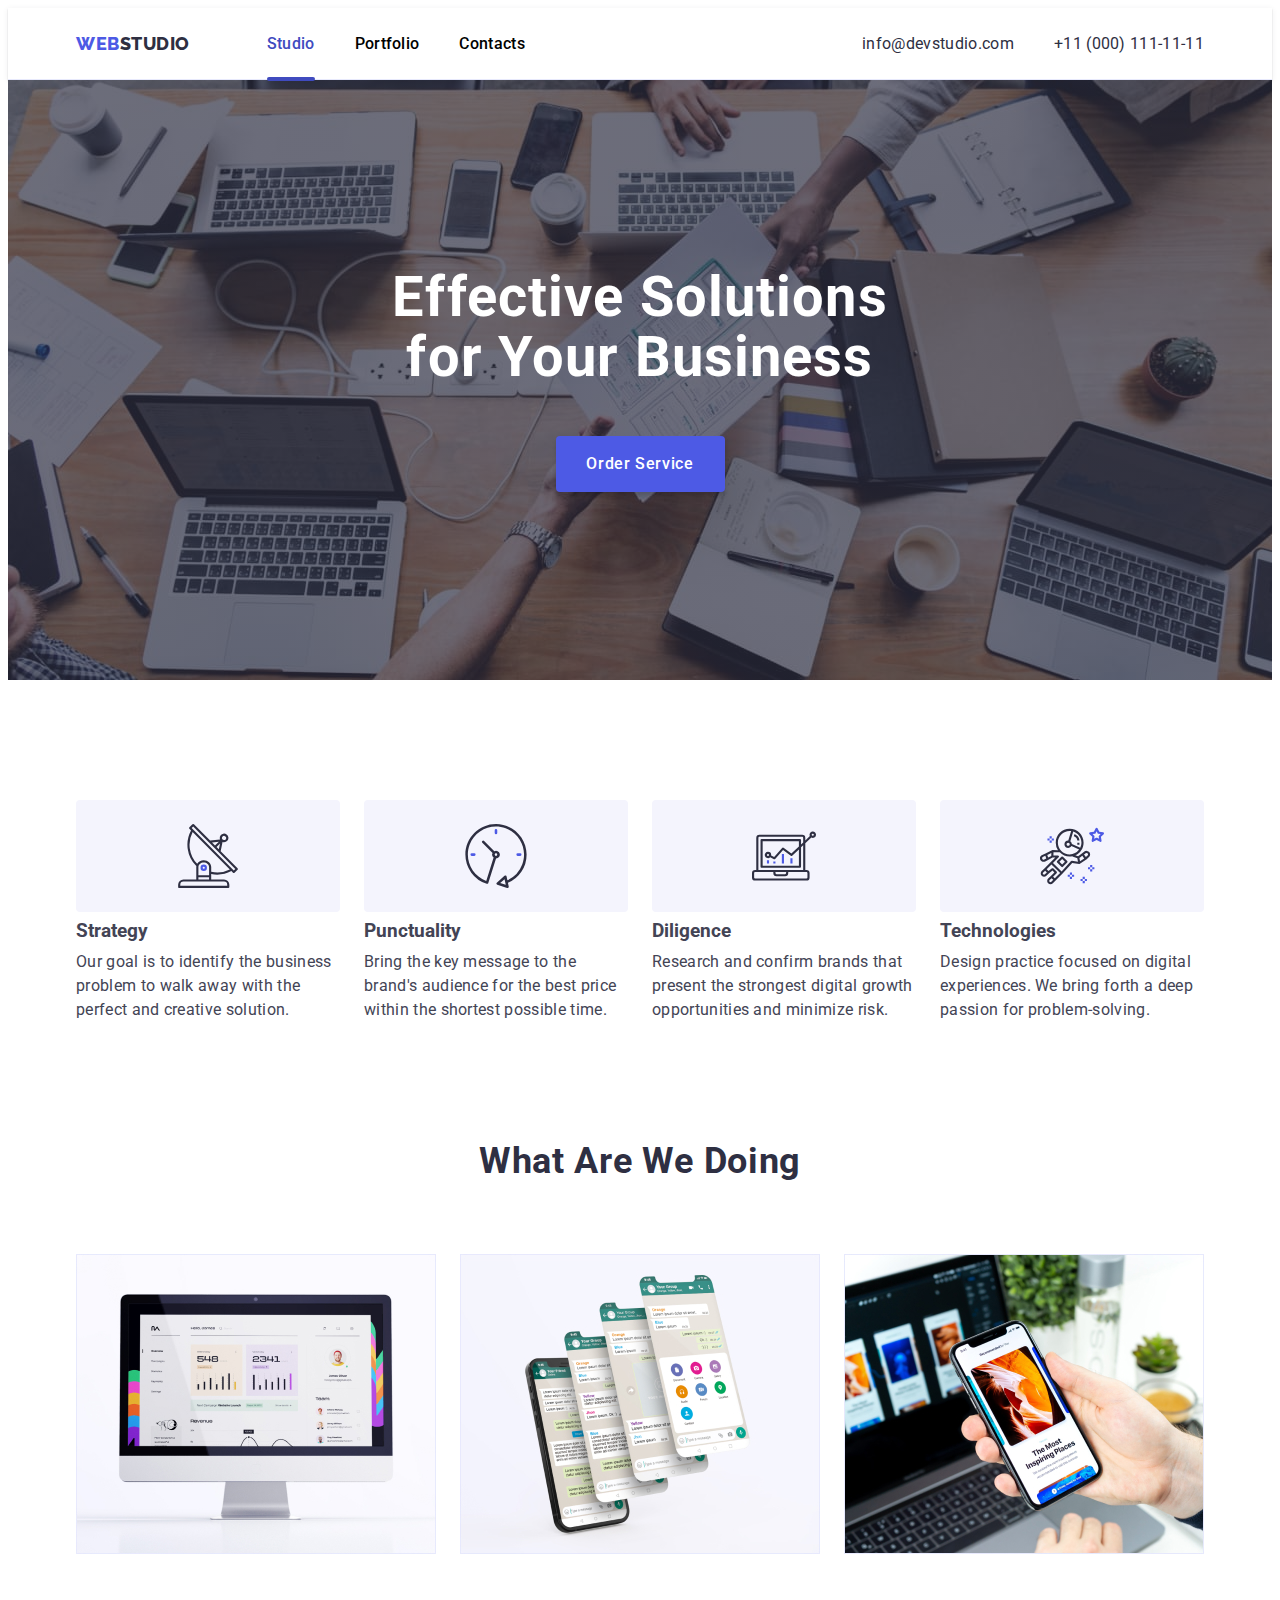
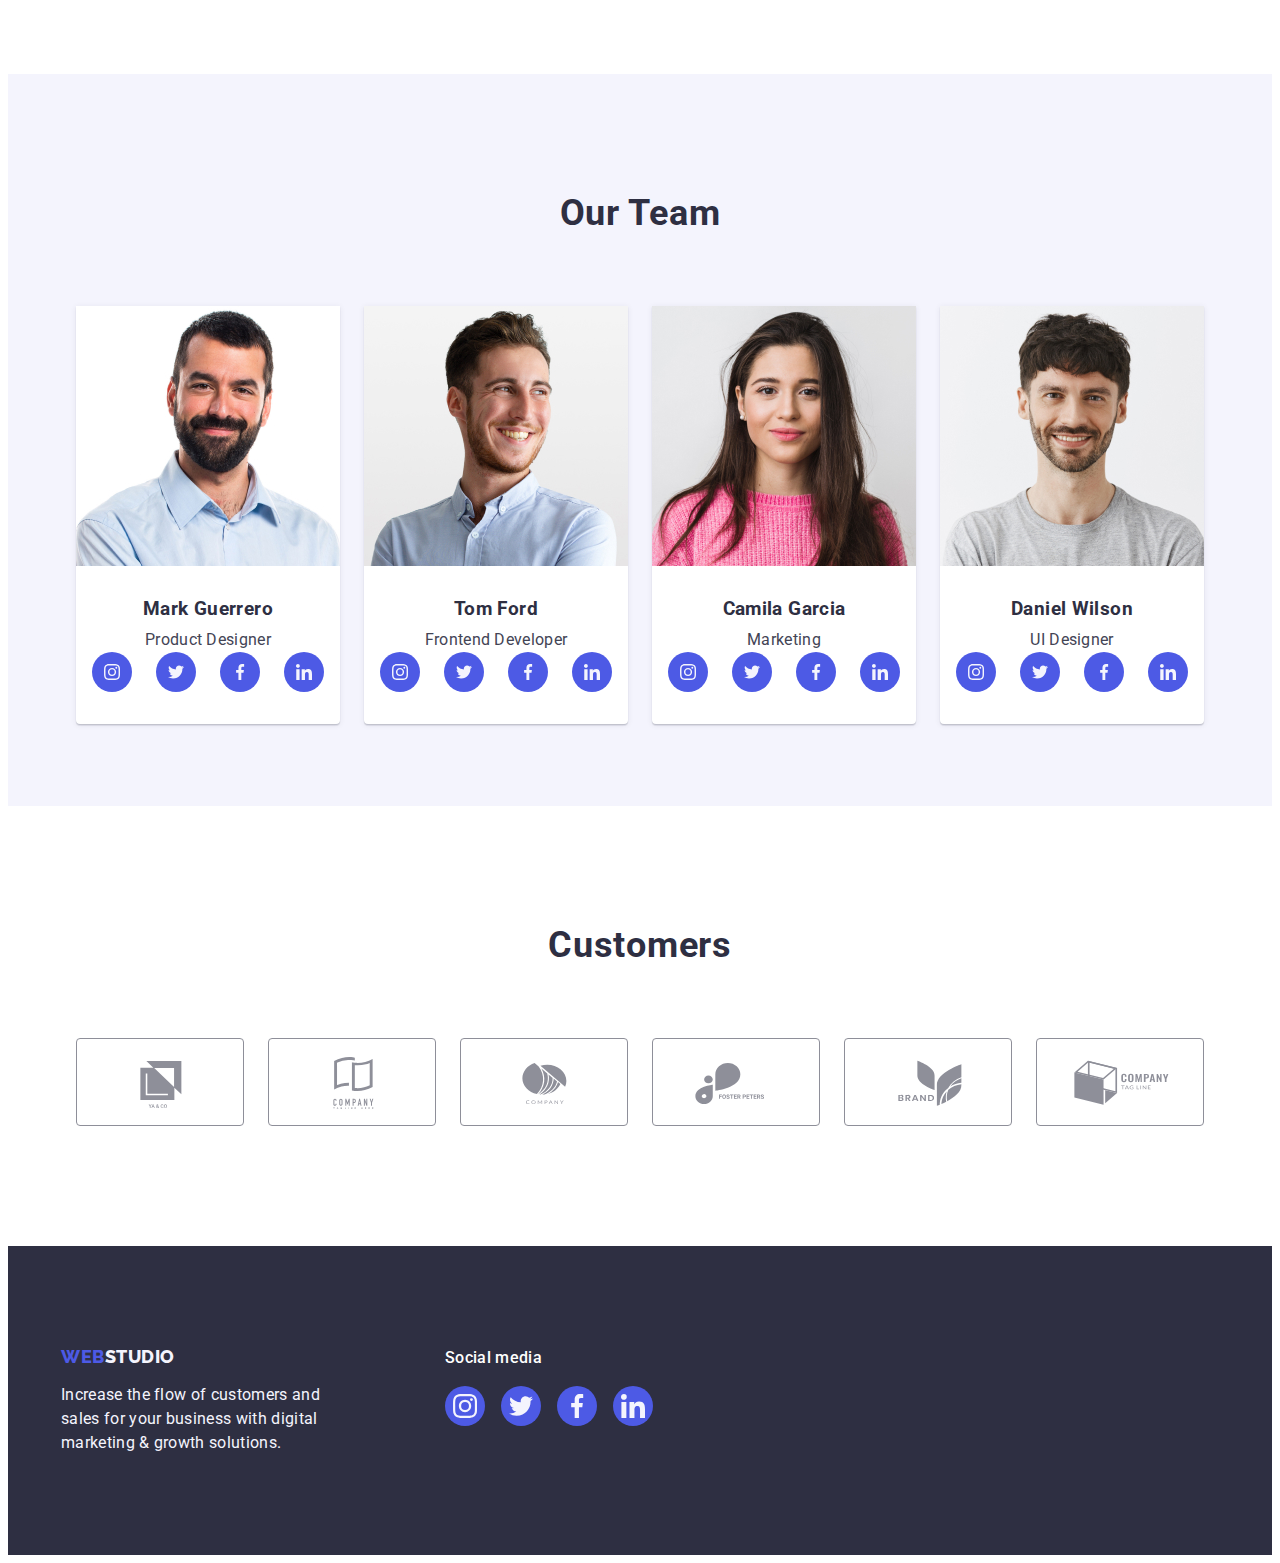
<file: index.html>
<!DOCTYPE html>
<html lang="en">

<head>
  <meta charset="UTF-8">
  <meta http-equiv="X-UA-Compatible" content="IE=edge">
  <meta name="viewport" content="width=device-width, initial-scale=1.0">
  <title>WebStudio</title>
  <link rel="preconnect" href="https://fonts.googleapis.com">
  <link rel="preconnect" href="https://fonts.gstatic.com" crossorigin>
  <link href="https://fonts.googleapis.com/css2?family=Raleway:wght@800&family=Roboto:wght@400;500;700;900&display=swap"
    rel="stylesheet">

  <link rel="stylesheet" href="https://cdnjs.cloudflare.com/ajax/libs/modern-normalize/2.0.0/modern-normalize.min.css"
    integrity="sha512-4xo8blKMVCiXpTaLzQSLSw3KFOVPWhm/TRtuPVc4WG6kUgjH6J03IBuG7JZPkcWMxJ5huwaBpOpnwYElP/m6wg=="
    crossorigin="anonymous" referrerpolicy="no-referrer" />
  <link href="https://unpkg.com/aos@2.3.1/dist/aos.css" rel="stylesheet">
  <link rel="stylesheet" href="./css/styles.css">
</head>

<body>
  <header class="header">
    <div class="container-header container">
      <nav class="header-nav">
        <a href="./index.html" class="header-logo">Web<span class="header-logo-studio">Studio</span></a>


        <ul class="menu list">
          <li class="menu-studio"><a class="adress-link adress-link-active link" href="./index.html">Studio</a></li>
          <li class="menu-studio"><a class="adress-link link" href="./portfolio.html">Portfolio</a></li>
          <li class="menu-studio"><a class="adress-link link" href="">Contacts</a></li>
        </ul>
      </nav>

      <!-- contacts-->
      <address class="address mail-tel">
        <ul class="cart list">
          <li class="mail-tel">
            <a class="link mail" href="mailto:info@devstudio.com">info@devstudio.com</a>
          </li>
          <li class="mail-tel">
            <a class="link mail" href="tel:+110001111111">+11 (000) 111-11-11</a>
          </li>
        </ul>
      </address>
    </div>
  </header>

  <!-- section 1 -->
  <main>
    <section class="heroimage">
      <div class="centr container">
        <h1 class="caption"> Effective Solutions <br> for Your Business</h1>
        <button class="button" type="button" data-modal-open>Order Service</button>
      </div>
    </section>

    <!-- section 2 -->

    <section class="sectionblok">
      <div class="container">
        <h2 class="heading" hidden>Privilage</h2>
        <ul class="blok list">
          <li class="feature">
            <div class="featuretwo">
              <svg class="featureicon" width="64" height="64">
                <use href="./images/icons.svg#icon-antenna"></use>
              </svg>
            </div>
            <h3 class="featuretitle">Strategy</h3>
            <p class="item">
              Our goal is to identify the business problem to walk away with the
              perfect and creative solution.
            </p>
          </li>
          <li class="feature">
            <div class="featuretwo">
              <svg class="featureicon" width="64" height="64">
                <use href="./images/icons.svg#icon-clock"></use>
              </svg>
            </div>
            <h3 class="featuretitle">Punctuality</h3>
            <p class="item">
              Bring the key message to the brand's audience for the best price
              within the shortest possible time.
            </p>
          </li>
          <li class="feature">
            <div class="featuretwo">
              <svg class="featureicon" width="64" height="64">
                <use href="./images/icons.svg#icon-diagram"></use>
              </svg>
            </div>
            <h3 class="featuretitle">Diligence</h3>
            <p class="item">
              Research and confirm brands that present the strongest digital
              growth opportunities and minimize risk.
            </p>
          </li>
          <li class="feature">
            <div class="featuretwo">
              <svg class="featureicon" width="64" height="64">
                <use href="./images/icons.svg#icon-astronaut"></use>
              </svg>
            </div>
            <h3 class="featuretitle">Technologies</h3>
            <p class="item">
              Design practice focused on digital experiences. We bring forth a
              deep passion for problem-solving.
            </p>
          </li>
        </ul>
      </div>
    </section>

    <!-- section 3 -->
    <section class="sectionservice">
      <div class="container">
        <h2 class="headlinesection">What are we doing</h2>
        <ul class="service list">
          <li class="items-row-item">
            <img class="icon" src="./images/img.jpg" alt="komputer" width="360" height="300">
          </li>
          <li class="items-row-item">
            <img class="icon" src="./images/img1.jpg" alt="mesengts" width="360" height="300">
          </li>
          <li class="items-row-item">
            <img class="icon" src="./images/img2.jpg" alt="optimization" width="360" height="300">
          </li>
        </ul>
      </div>
    </section>
    <!-- section 4 -->

    <section class="sectionfour">
      <div class="container">
        <h2 class="headlinesections">Our Team</h2>
        <ul class="four list">
          <li class="picture"><img src="./images/photo.jpg" alt="team card" width="264">
            <div class="aside">
              <h3 class="title">Mark Guerrero</h3>
              <p class="itemourteam">Product Designer</p>
              <ul class="fourlist-list">
                <li class="fourlist-item">
                  <a href="" class="fourlist-link link" target="_blank" rel="noopener no-referrer">
                    <svg width="16" height="16" class="fourlist-icon">
                      <use href="./images/icons.svg#icon-instagram"></use>
                    </svg>
                  </a>
                </li>

                <li class="fourlist-item">
                  <a href="" class="fourlist-link link" target="_blank" rel="noopener no-referrer">
                    <svg width="16" height="16" class="fourlist-icon">
                      <use href="./images/icons.svg#icon-twitter"></use>
                    </svg>
                  </a>
                </li>

                <li class="fourlist-item">
                  <a href="" class="fourlist-link link" target="_blank" rel="noopener no-referrer">
                    <svg width="16" height="16" class="fourlist-icon">
                      <use href="./images/icons.svg#icon-facebook"></use>
                    </svg>
                  </a>
                </li>

                <li class="fourlist-item">
                  <a href="" class="fourlist-link link" target="_blank" rel="noopener no-referrer">
                    <svg width="16" height="16" class="fourlist-icon">
                      <use href="./images/icons.svg#icon-linkedin"></use>
                    </svg>
                  </a>
                </li>

              </ul>
            </div>
          </li>
          <li class="picture"><img src="./images/photo1.jpg" alt="team card" width="264">
            <div class="aside">
              <h3 class="title">Tom Ford</h3>
              <p class="itemourteam">Frontend Developer</p>
              <ul class="fourlist-list">
                <li class="fourlist-item">
                  <a href="" class="fourlist-link link" target="_blank" rel="noopener no-referrer">
                    <svg width="16" height="16" class="fourlist-icon">
                      <use href="./images/icons.svg#icon-instagram"></use>
                    </svg>
                  </a>
                </li>

                <li class="fourlist-item">
                  <a href="" class="fourlist-link link" target="_blank" rel="noopener no-referrer">
                    <svg width="16" height="16" class="fourlist-icon">
                      <use href="./images/icons.svg#icon-twitter"></use>
                    </svg>
                  </a>
                </li>

                <li class="fourlist-item">
                  <a href="" class="fourlist-link link" target="_blank" rel="noopener no-referrer">
                    <svg width="16" height="16" class="fourlist-icon">
                      <use href="./images/icons.svg#icon-facebook"></use>
                    </svg>
                  </a>
                </li>

                <li class="fourlist-item">
                  <a href="" class="fourlist-link link" target="_blank" rel="noopener no-referrer">
                    <svg width="16" height="16" class="fourlist-icon">
                      <use href="./images/icons.svg#icon-linkedin"></use>
                    </svg>
                  </a>
                </li>
              </ul>
            </div>
          </li>
          <li class="picture"><img src="./images/photo2.jpg" alt="team card" width="264">
            <div class="aside">
              <h3 class="title">Camila Garcia</h3>
              <p class="itemourteam">Marketing</p>
              <ul class="fourlist-list">
                <li class="fourlist-item">
                  <a href="" class="fourlist-link link" target="_blank" rel="noopener no-referrer">
                    <svg width="16" height="16" class="fourlist-icon">
                      <use href="./images/icons.svg#icon-instagram"></use>
                    </svg>
                  </a>
                </li>

                <li class="fourlist-item">
                  <a href="" class="fourlist-link link" target="_blank" rel="noopener no-referrer">
                    <svg width="16" height="16" class="fourlist-icon">
                      <use href="./images/icons.svg#icon-twitter"></use>
                    </svg>
                  </a>
                </li>

                <li class="fourlist-item">
                  <a href="" class="fourlist-link link" target="_blank" rel="noopener no-referrer">
                    <svg width="16" height="16" class="fourlist-icon">
                      <use href="./images/icons.svg#icon-facebook"></use>
                    </svg>
                  </a>
                </li>

                <li class="fourlist-item">
                  <a href="" class="fourlist-link link" target="_blank" rel="noopener no-referrer">
                    <svg width="16" height="16" class="fourlist-icon">
                      <use href="./images/icons.svg#icon-linkedin"></use>
                    </svg>
                  </a>
                </li>
              </ul>
            </div>
          </li>
          <li class="picture"><img src="./images/photo3.jpg" alt="team card" width="264">
            <div class="aside">
              <h3 class="title">Daniel Wilson</h3>
              <p class="itemourteam">UI Designer</p>
              <ul class="fourlist-list">
                <li class="fourlist-item">
                  <a href="" class="fourlist-link link" target="_blank" rel="noopener no-referrer">
                    <svg width="16" height="16" class="fourlist-icon">
                      <use href="./images/icons.svg#icon-instagram"></use>
                    </svg>
                  </a>
                </li>

                <li class="fourlist-item">
                  <a href="" class="fourlist-link link" target="_blank" rel="noopener no-referrer">
                    <svg width="16" height="16" class="fourlist-icon">
                      <use href="./images/icons.svg#icon-twitter"></use>
                    </svg>
                  </a>
                </li>

                <li class="fourlist-item">
                  <a href="" class="fourlist-link link" target="_blank" rel="noopener no-referrer">
                    <svg width="16" height="16" class="fourlist-icon">
                      <use href="./images/icons.svg#icon-facebook"></use>
                    </svg>
                  </a>
                </li>

                <li class="fourlist-item">
                  <a href="" class="fourlist-link link" target="_blank" rel="noopener no-referrer">
                    <svg width="16" height="16" class="fourlist-icon">
                      <use href="./images/icons.svg#icon-linkedin"></use>
                    </svg>
                  </a>
                </li>
              </ul>
            </div>
          </li>
        </ul>
      </div>
    </section>
    <!-- section 5 -->
    <section class="customers">
      <div class="container">
        <h2 class="client">Customers</h2>
        <ul class="sectionfive">
          <li class="fivelist-item">
            <a href="" class="fivelist-link">
              <svg width="104" height="56" class="fivelist-icon">
                <use href="./images/icons.svg#icon-Logo"></use>
              </svg>
            </a>
          </li>

          <li class="fivelist-item">
            <a href="" class="fivelist-link">
              <svg width="104" height="56" class="fivelist-icon">
                <use href="./images/icons.svg#icon-Logo-1"></use>
              </svg>
            </a>
          </li>

          <li class="fivelist-item">
            <a href="" class="fivelist-link">
              <svg width="104" height="56" class="fivelist-icon">
                <use href="./images/icons.svg#icon-Logo-2"></use>
              </svg>
            </a>
          </li>

          <li class="fivelist-item">
            <a href="" class="fivelist-link">
              <svg width="104" height="56" class="fivelist-icon">
                <use href="./images/icons.svg#icon-Logo-3"></use>
              </svg>
            </a>
          </li>

          <li class="fivelist-item">
            <a href="" class="fivelist-link">
              <svg width="104" height="56" class="fivelist-icon">
                <use href="./images/icons.svg#icon-Logo-4"></use>
              </svg>
            </a>
          </li>
          <li class="fivelist-item">
            <a href="" class="fivelist-link">
              <svg width="104" height="56" class="fivelist-icon">
                <use href="./images/icons.svg#icon-Logo-5"></use>
              </svg>
            </a>
          </li>

        </ul>

      </div>

    </section>

  </main>
  <!-- footer -->
  <footer class="box">
    <div class="footerbox">
      <div class="boxfooter">
        <a class="box-link" href="./index.html">Web<span class="box-logo-studio">Studio</span></a>
        <p class="boxdesc">Increase the flow of customers and sales for your business with digital marketing &
          growth
          solutions.</p>
      </div>
      <div class="footerboxlogo">
        <p class="footerboxdesc">Social media</p>
        <ul class="footerlist">
          <li class="footerrow">
            <a class="footerlink link" href="" target="_blank" rel="noopener no-referrer"><svg class="footersvg"
                width="24" height="24">
                <use href="./images/icons.svg#icon-instagram"></use>
              </svg>
            </a>
          </li>
          <li class="footerrow">
            <a class="footerlink link" href="" target="_blank" rel="noopener no-referrer"><svg class="footersvg"
                width="24" height="24">
                <use href="./images/icons.svg#icon-twitter"></use>
              </svg>
            </a>
          </li>
          <li class="footerrow">
            <a class="footerlink link" href="" target="_blank" rel="noopener no-referrer"><svg class="footersvg"
                width="24" height="24">
                <use href="./images/icons.svg#icon-facebook"></use>
              </svg>
            </a>
          </li>
          <li class="footerrow">
            <a class="footerlink link" href="" target="_blank" rel="noopener no-referrer"><svg class="footersvg"
                width="24" height="24">
                <use href="./images/icons.svg#icon-linkedin"></use>
              </svg>
            </a>
          </li>

        </ul>
      </div>
    </div>
  </footer>
  <div class="backdrop is-hidden" data-modal>
    <div class="modal">
      <button type="button" class="modal-close" data-modal-close><svg class="crosssvg" width="8" height="8">
          <use href="./images/icons.svg#icon-close-black-18dp-2-1-1-1"></use>
        </svg></button>
    </div>
  </div>
  
  <script src="https://unpkg.com/aos@2.3.1/dist/aos.js"></script>
  <script>
    AOS.init();
  </script>
  <script src="./js/modal.js"></script>
</body>

</html>
</file>
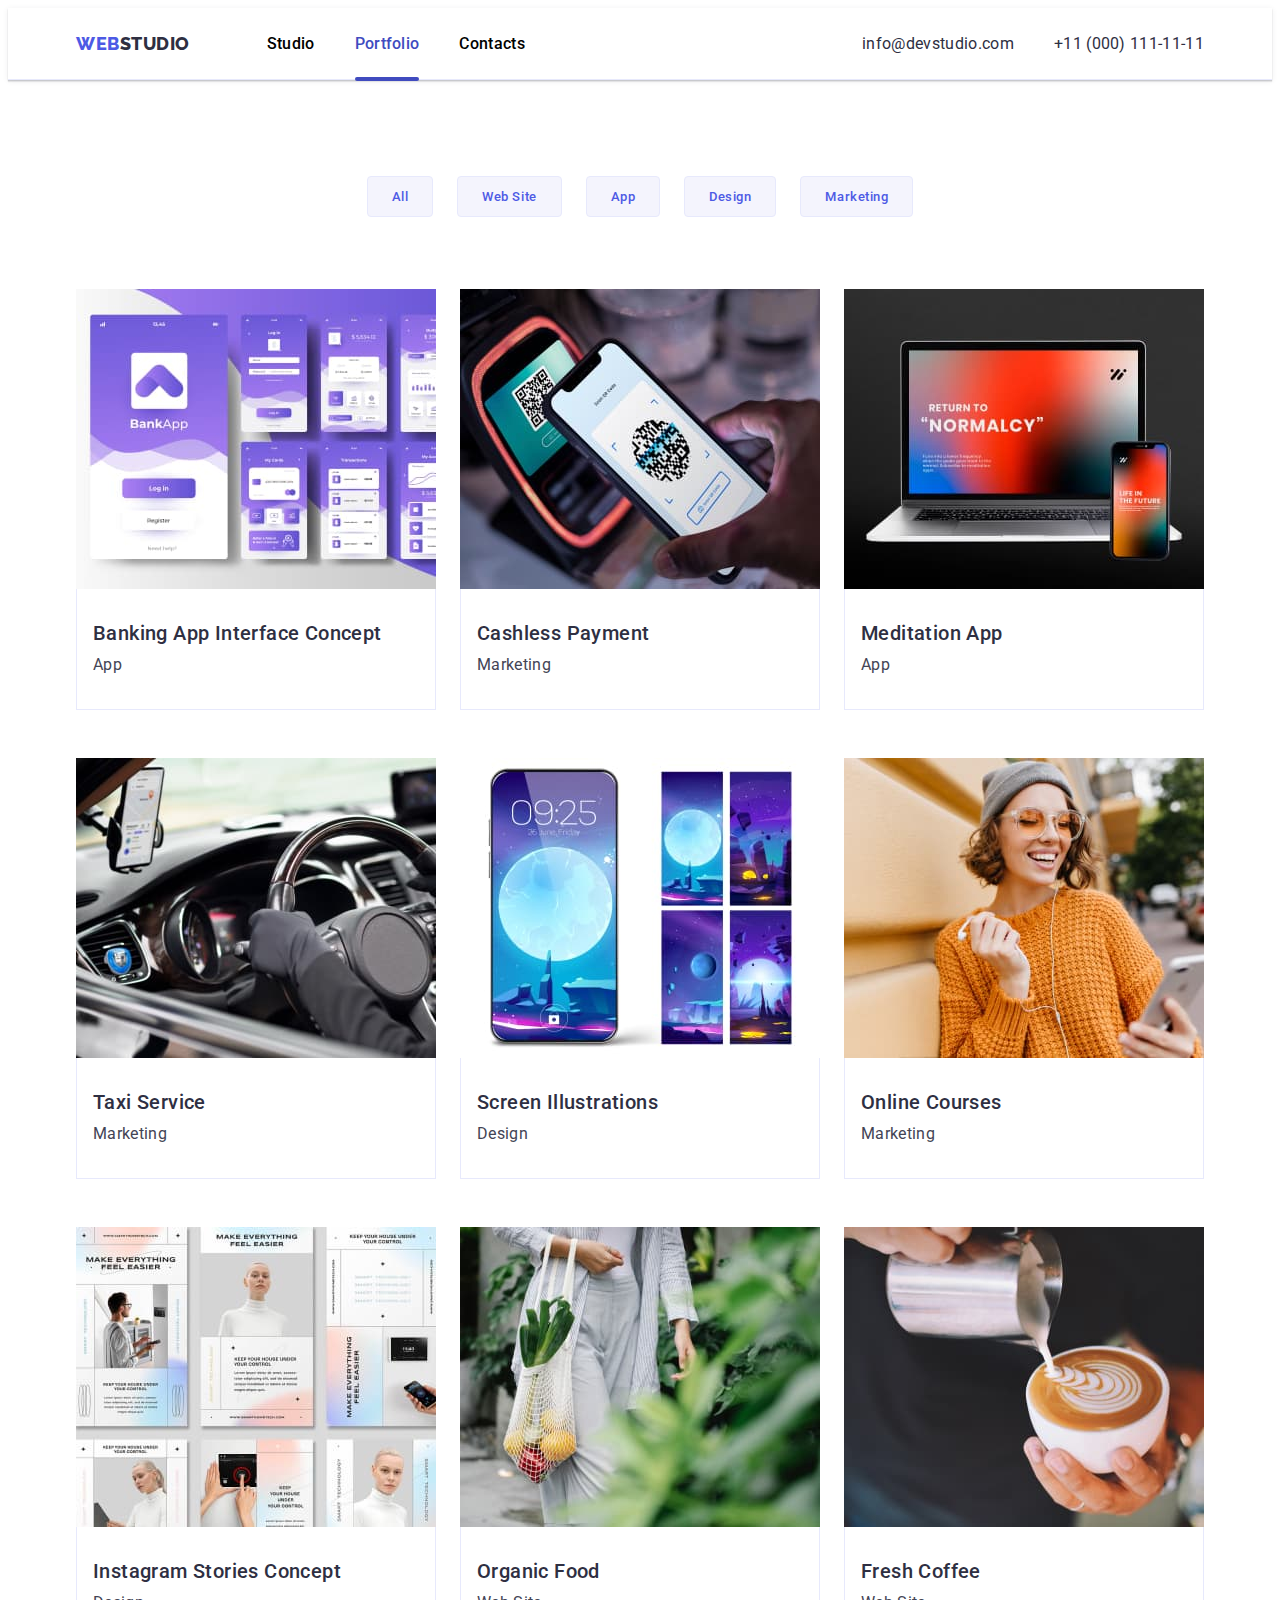
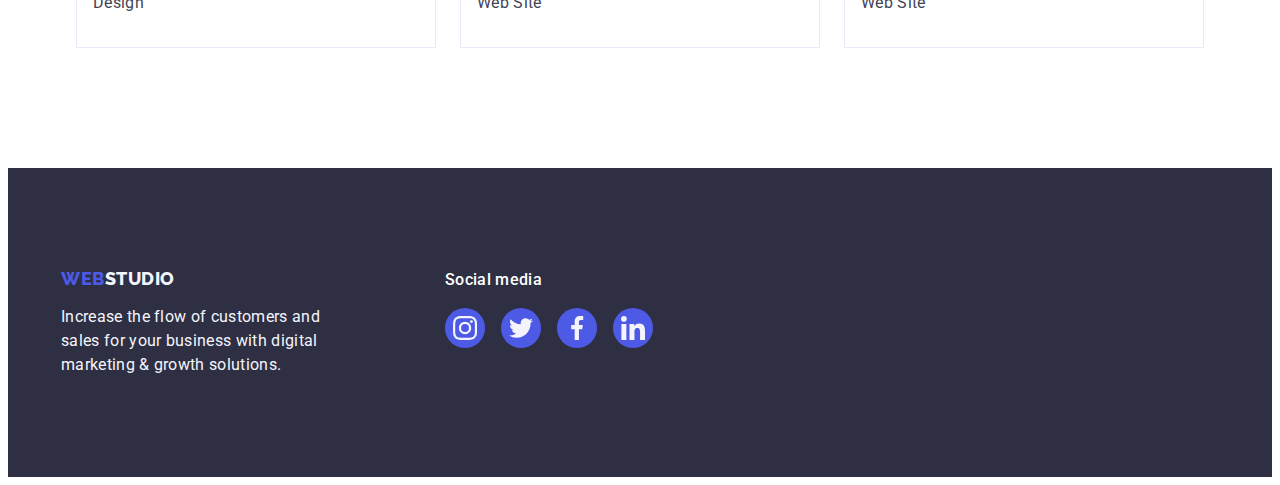
<file: portfolio.html>
<!DOCTYPE html>
<html lang="en">

<head>
    <meta charset="UTF-8">
    <meta http-equiv="X-UA-Compatible" content="IE=edge">
    <meta name="viewport" content="width=device-width, initial-scale=1.0">
    <title>Portfolio</title>
    <link rel="preconnect" href="https://fonts.googleapis.com">
    <link rel="preconnect" href="https://fonts.gstatic.com" crossorigin>
    <link rel="preconnect" href="https://fonts.googleapis.com">
    <link rel="preconnect" href="https://fonts.gstatic.com" crossorigin>
    <link
        href="https://fonts.googleapis.com/css2?family=Raleway:wght@800&family=Roboto:wght@400;500;700;900&display=swap"
        rel="stylesheet">

    <link rel="stylesheet" href="https://cdnjs.cloudflare.com/ajax/libs/modern-normalize/2.0.0/modern-normalize.min.css"
        integrity="sha512-4xo8blKMVCiXpTaLzQSLSw3KFOVPWhm/TRtuPVc4WG6kUgjH6J03IBuG7JZPkcWMxJ5huwaBpOpnwYElP/m6wg=="
        crossorigin="anonymous" referrerpolicy="no-referrer" />
    <link href="https://unpkg.com/aos@2.3.1/dist/aos.css" rel="stylesheet">
    <link rel="stylesheet" href="./css/styles.css">
</head>

<body>

    
        <header class="header">
            <div class="container-header container">
                <nav class="header-nav">
                    <a href="./index.html" class="header-logo">Web<span class="header-logo-studio">Studio</span></a>


                    <ul class="menu list">
                        <li class="menu-studio"><a class="adress-link link" href="./index.html">Studio</a></li>
                        <li class="menu-studio"><a class="adress-link adress-link-active link" href="./portfolio.html">Portfolio</a></li>
                        <li class="menu-studio"><a class="adress-link link" href="">Contacts</a></li>
                    </ul>
                </nav>

                <!-- contacts-->
                <address class="address mail-tel">
                    <ul class="cart list">
                        <li class="mail-tel">
                            <a class="link mail" href="mailto:info@devstudio.com">info@devstudio.com</a>
                        </li>
                        <li class="mail-tel">
                            <a class="link mail" href="tel:+110001111111">+11 (000) 111-11-11</a>
                        </li>
                    </ul>
                </address>
            </div>
        </header>

        <!-- btn -->

        <main>
            <section class="sectionbtn">
                <div class="container">
                    <h1 class="heading" hidden>heidden text</h1>
                    <ul class="list filters">
                        <li><button type="button" class="filters-btn"><span class="filters-btn-text"></span>All</button>
                        </li>
                        <li><button type="button" class="filters-btn"><span class="filters-btn-text"></span>Web
                                Site</button></li>
                        <li><button type="button" class="filters-btn"><span class="filters-btn-text">App</span></button>
                        </li>
                        <li><button type="button" class="filters-btn"><span
                                    class="filters-btn-text">Design</span></button>
                        </li>
                        <li><button type="button" class="filters-btn"><span
                                    class="filters-btn-text">Marketing</span></button>
                        </li>

                    </ul>

                    <!-- row1 -->

                    <ul class="items-row list">
                        <li class="items-row-item">
                            <a class="items-row-link" href="">
                                <div class="imagesrow"><img src="./images/row1/img1.jpg" alt="Interface Concept"
                                        width="360">
                                    <p class="row-lead-text">14 Stylish and User-Friendly App Design Concepts · Task
                                        Manager
                                        App · Calorie Tracker App · Exotic Fruit Ecommerce App ·
                                        Cloud Storage App</p>
                                </div>
                                <div class="containerrow">
                                    <h2 class="items-row-caption">Banking App Interface Concept</h2>
                                    <p class="items-row-lead">App</p>
                                </div>
                            </a>
                        </li>
                        <li class="items-row-item">
                            <a class="items-row-link" href="">
                                <div class="imagesrow">
                                    <img src="./images/row1/img2.jpg" alt="Cashless Payment" width="360">
                                    <p class="row-lead-text">14 Stylish and User-Friendly App Design Concepts · Task
                                        Manager
                                        App · Calorie Tracker App · Exotic Fruit Ecommerce App ·
                                        Cloud Storage App</p>
                                </div>
                                <div class="containerrow">
                                    <h2 class="items-row-caption">Cashless Payment</h2>
                                    <p class="items-row-lead">Marketing</p>
                                </div>
                            </a>
                        </li>
                        <li class="items-row-item">
                            <a class="items-row-link" href="">
                                <div class="imagesrow">
                                    <img src="./images/row1/img3.jpg" alt="Meditation App" width="360">
                                    <p class="row-lead-text">14 Stylish and User-Friendly App Design Concepts · Task
                                        Manager
                                        App · Calorie Tracker App · Exotic Fruit Ecommerce App ·
                                        Cloud Storage App</p>
                                </div>
                                <div class="containerrow">
                                    <h2 class="items-row-caption">Meditation App</h2>
                                    <p class="items-row-lead">App</p>
                                </div>
                            </a>
                        </li>
                        <li class="items-row-item">
                            <a class="items-row-link" href="">
                                <div class="imagesrow">
                                    <img src="./images/row2/img4.jpg" alt="Taxi Service" width="360">
                                    <p class="row-lead-text">14 Stylish and User-Friendly App Design Concepts · Task
                                        Manager
                                        App · Calorie Tracker App · Exotic Fruit Ecommerce App ·
                                        Cloud Storage App</p>
                                </div>
                                <div class="containerrow">
                                    <h2 class="items-row-caption">Taxi Service</h2>
                                    <p class="items-row-lead">Marketing</p>
                                </div>
                            </a>
                        </li>
                        <li class="items-row-item">
                            <a class="items-row-link" href="">
                                <div class="imagesrow">
                                    <img src="./images/row2/img5.jpg" alt="Screen Illustrations" width="360">
                                    <p class="row-lead-text">14 Stylish and User-Friendly App Design Concepts · Task
                                        Manager
                                        App · Calorie Tracker App · Exotic Fruit Ecommerce App ·
                                        Cloud Storage App</p>
                                </div>
                                <div class="containerrow">
                                    <h2 class="items-row-caption">Screen Illustrations</h2>
                                    <p class="items-row-lead">Design</p>
                                </div>
                            </a>
                        </li>
                        <li class="items-row-item">
                            <a class="items-row-link" href="">
                                <div class="imagesrow">
                                    <img src="./images/row2/img6.jpg" alt="Online Courses" width="360">
                                    <p class="row-lead-text">14 Stylish and User-Friendly App Design Concepts · Task
                                        Manager
                                        App · Calorie Tracker App · Exotic Fruit Ecommerce App ·
                                        Cloud Storage App</p>
                                </div>
                                <div class="containerrow">
                                    <h2 class="items-row-caption">Online Courses</h2>
                                    <p class="items-row-lead">Marketing</p>
                                </div>
                            </a>
                        </li>
                        <li class="items-row-item">
                            <a class="items-row-link" href="">
                                <div class="imagesrow">
                                    <img src="./images/row3/img7.jpg" alt="Concept" width="360">
                                    <p class="row-lead-text">14 Stylish and User-Friendly App Design Concepts · Task
                                        Manager
                                        App · Calorie Tracker App · Exotic Fruit Ecommerce App ·
                                        Cloud Storage App</p>
                                </div>
                                <div class="containerrow">
                                    <h2 class="items-row-caption">Instagram Stories Concept</h2>
                                    <p class="items-row-lead">Design</p>
                                </div>
                            </a>
                        </li>
                        <li class="items-row-item">
                            <a class="items-row-link" href="">
                                <div class="imagesrow">
                                    <img src="./images/row3/img8.jpg" alt="Organic Food" width="360">
                                    <p class="row-lead-text">14 Stylish and User-Friendly App Design Concepts · Task
                                        Manager
                                        App · Calorie Tracker App · Exotic Fruit Ecommerce App ·
                                        Cloud Storage App</p>
                                </div>
                                <div class="containerrow">
                                    <h2 class="items-row-caption">Organic Food</h2>
                                    <p class="items-row-lead">Web Site</p>
                                </div>
                            </a>
                        </li>
                        <li class="items-row-item">
                            <a class="items-row-link" href="">
                                <div class="imagesrow">
                                    <img src="./images/row3/img9.jpg" alt="Fresh Coffee" width="360">
                                    <p class="row-lead-text">14 Stylish and User-Friendly App Design Concepts · Task
                                        Manager
                                        App · Calorie Tracker App · Exotic Fruit Ecommerce App ·
                                        Cloud Storage App</p>
                                </div>
                                <div class="containerrow">
                                    <h2 class="items-row-caption">Fresh Coffee</h2>
                                    <p class="items-row-lead">Web Site</p>
                                </div>
                            </a>
                        </li>
                    </ul>
                </div>
            </section>
        </main>
        <!-- footer -->

        <footer class="box">
            <div class="footerbox">
                <div class="boxfooter">
                    <a class="box-link" href="./index.html">Web<span class="box-logo-studio">Studio</span></a>
                    <p class="boxdesc">Increase the flow of customers and sales for your business with digital marketing
                        &
                        growth
                        solutions.</p>
                </div>
                <div class="footerboxlogo">
                    <p class="footerboxdesc">Social media</p>
                    <ul class="footerlist">
                        <li class="footerrow">
                            <a class="footerlink link" href="" target="_blank" rel="noopener no-referrer"><svg
                                    class="footersvg" width="24" height="24">
                                    <use href="./images/icons.svg#icon-instagram"></use>
                                </svg>
                            </a>
                        </li>
                        <li class="footerrow">
                            <a class="footerlink link" href="" target="_blank" rel="noopener no-referrer"><svg
                                    class="footersvg" width="24" height="24">
                                    <use href="./images/icons.svg#icon-twitter"></use>
                                </svg>
                            </a>
                        </li>
                        <li class="footerrow">
                            <a class="footerlink link" href="" target="_blank" rel="noopener no-referrer"><svg
                                    class="footersvg" width="24" height="24">
                                    <use href="./images/icons.svg#icon-facebook"></use>
                                </svg>
                            </a>
                        </li>
                        <li class="footerrow">
                            <a class="footerlink link" href="" target="_blank" rel="noopener no-referrer"><svg
                                    class="footersvg" width="24" height="24">
                                    <use href="./images/icons.svg#icon-linkedin"></use>
                                </svg>
                            </a>
                        </li>

                    </ul>
                </div>
            </div>
        </footer>
    

</body>

</html>
</file>
<file: css/styles.css>
*,
*::before,
*::after {
  box-sizing: border-box;
}
:root {
  --second-pege-background: #2e2f42;
  --first-text-color: #2e2f42;
  --second-text-color: #434455;
  --third-text-color: #4d5ae5;
  --filters-background-color: #f4f4fd;
  --first-icon-color: #8e8f99;
  --color-footer-text: #ffffff;
  --second-icon-color: #f4f4fd;
}

body {
  font-family: "Roboto", sans-serif;
  background: #ffffff;
  color: #434455;
}
p,
h1,
h2,
h3,
h4,
h5,
h6,
ul,
a,
img {
  margin: 0;
  padding: 0;
  list-style: none;
  text-decoration: none;
  display: block;
}

/* =======Main Page======== */

/* section 1 */

.heroimage {
  background-image: linear-gradient(
      rgba(46, 47, 66, 0.7),
      rgba(46, 47, 66, 0.7)
    ),
    url(../images/people-office.jpg);
  max-width: 1440px;
  padding: 188px 0;
  height: 600px;
  margin: auto;
  background-repeat: no-repeat;
  background-position: center;
  background-size: cover;
}

.caption {
  margin: auto;
  font-size: 56px;
  line-height: 1.07;
  text-align: center;
  letter-spacing: 0.02em;
  color: #ffffff;
  max-width: 496px;
}

.button {
  background: #4d5ae5;
  box-shadow: 0px 4px 4px rgba(0, 0, 0, 0.15);
  border-radius: 4px;
  font-family: "Roboto", sans-serif;
  font-style: normal;
  font-weight: 500;
  font-size: 16px;
  line-height: 1.5;
  min-width: 169px;
  height: 56px;
  border: none;
  cursor: pointer;
  letter-spacing: 0.04em;
  color: #ffffff;
  margin: auto;
  display: block;
  margin-top: 48px;
  transition: background-color 250ms cubic-bezier(0.4, 0, 0.2, 1);
}

.centr {
  text-align: center;
}

.button:hover,
.button:focus {
  background-color: #404bbf;
  cursor: pointer;
}

/* section 2 */
.sectionblok {
  padding: 120px 0;
}
.heading {
  position: absolute;
  width: 1px;
  height: 1px;
  margin: -1px;
  border: 0;
  padding: 0;
  white-space: nowrap;
  clip-path: inset(100%);
  clip: rect(0 0 0 0);
  overflow: hidden;
}
.blok {
  display: flex;
  gap: 24px;
}

.feature {
  width: calc((100% - 72px) / 4);
  display: flex;
  flex-direction: column;
  align-items: flex-start;
  padding: 0px;
}
.featuretwo {
  display: flex;
  align-items: center;
  justify-content: center;
  height: 112px;
  background-color: #f4f4fd;
  border-radius: 4px;
  margin-bottom: 8px;
  width: 264px;
  height: 112px;
}

.featuretitle {
  margin-bottom: 8px;
}
.item {
  line-height: 1.5;
  letter-spacing: 0.02em;
  color: var(--second-text-color);
}

/* section 3 */
.sectionservice {
  padding-bottom: 120px;
}

.headlinesection {
  margin-bottom: 72px;
  font-size: 36px;
  line-height: 1.11;
  text-align: center;
  letter-spacing: 0.02em;
  text-transform: capitalize;
  color: var(--first-text-color);
}

.service {
  display: flex;
  flex-wrap: wrap;
  gap: 24px;
}

.icon {
  padding: 0px;
  flex-direction: column;
  align-items: flex-start;
}

/* section 4 */

.sectionfour {
  padding: 120px 0;
  background-color: #f4f4fd;
  height: 732px;
}

.headlinesections {
  margin-bottom: 72px;
  font-size: 36px;
  line-height: 1.11;
  text-align: center;
  letter-spacing: 0.02em;
  text-transform: capitalize;
  color: var(--first-text-color);
}
.four {
  display: flex;
  gap: 24px;
}

.picture {
  display: inline-block;
  background: #ffffff;
  box-shadow: 0px 1px 6px rgba(46, 47, 66, 0.08),
    0px 1px 1px rgba(46, 47, 66, 0.16), 0px 2px 1px rgba(46, 47, 66, 0.08);
  border-radius: 0px 0px 4px 4px;
}
.aside {
  padding: 32px 16px;
}

.title {
  margin-bottom: 8px;
  line-height: 1.2;
  letter-spacing: 0.02em;
  text-align: center;
  color: var(--first-text-color);
}

.itemourteam {
  line-height: 1.5;
  text-align: center;
  letter-spacing: 0.02em;
  color: var(--second-text-color);
}
.fourlist-list {
  display: flex;
  justify-content: center;
  gap: 24px;
}
.fourlist-item {
  width: 40px;
  height: 40px;
}
.fourlist-icon {
  fill: var(--second-icon-color);
}
.fourlist-link {
  width: 100%;
  height: 100%;
  background-color: #4d5ae5;
  border-radius: 50%;
  display: flex;
  align-items: center;
  justify-content: center;
  transition: background-color 250ms cubic-bezier(0.4, 0, 0.2, 1);
}
.fourlist-link:hover,
.fourlist-link:focus {
  background-color: #404bbf;
}
/* section 5 */
.customers {
  padding-top: 120px;
  padding-bottom: 120px;
}
.client {
  font-size: 36px;
  line-height: 1.11;
  color: var(--first-text-color);
  margin-bottom: 72px;
  text-align: center;
  letter-spacing: 0.02em;
  text-transform: capitalize;
}
.sectionfive {
  display: flex;
  flex-direction: row;
  align-items: flex-start;
  padding: 0px;
  gap: 24px;
}
.fivelist-item {
  width: calc((100% - 120px) / 6);
  height: 88px;
}
.fivelist-link {
  width: 100%;
  height: 100%;
  border: 1px solid #8e8f99;
  border-radius: 4px;
  display: flex;
  align-items: center;
  justify-content: center;
  color: var(--first-icon-color);
  transition: border-color 250ms cubic-bezier(0.4, 0, 0.2, 1),
    color 250ms cubic-bezier(0.4, 0, 0.2, 1);
}

.fivelist-link:hover,
.fivelist-link:focus {
  border-color: #404bbf;
  color: #404bbf;
}

.fivelist-icon {
  fill: currentColor;
}

/* footer */
.footerbox {
  display: flex;
  align-items: baseline;
  width: 1158px;
  margin: 0 auto;
}

.box {
  display: flex;
  padding: 100px 0;
  background: var(--second-pege-background);
  text-align: left;
}
.boxfooter {
  margin-right: 120px;
}

.box-link {
  display: inline-block;
  font-family: "Raleway", sans-serif;
  font-style: normal;
  font-weight: 800;
  font-size: 18px;
  line-height: 1.17;
  letter-spacing: 0.03em;
  text-transform: uppercase;
  color: var(--third-text-color);
  text-decoration: none;
  margin-bottom: 16px;
}

.box-logo-studio {
  line-height: 1.17;
  letter-spacing: 0.03em;
  text-transform: uppercase;
  color: #f4f4fd;
}

.boxdesc {
  line-height: 1.5;
  letter-spacing: 0.02em;
  color: #f4f4fd;
  max-width: 264px;
}
.footerboxdesc {
  font-weight: 500;
  font-size: 16px;
  line-height: 1.5;
  letter-spacing: 0.02em;
  color: var(--color-footer-text);
  margin-bottom: 16px;
}
.footerlist {
  display: flex;
  gap: 16px;
}
.footerrow {
  width: 40px;
  height: 40px;
}
.footerlink {
  width: 100%;
  height: 100%;
  background-color: var(--third-text-color);
  border-radius: 50%;
  display: flex;
  align-items: center;
  justify-content: center;
  transition: background-color 250ms cubic-bezier(0.4, 0, 0.2, 1);
}
.footerlink:hover,
.footerlink:focus {
  background-color: #31d0aa;
}
.footersvg {
  fill: var(--second-icon-color);
}

/* ======================Portfolio======================== */

.header {
  height: 72px;
  background: #ffffff;
  border-bottom: 1px solid #e7e9fc;
  box-shadow: 0px 2px 1px rgba(46, 47, 66, 0.08),
    0px 1px 1px rgba(46, 47, 66, 0.16), 0px 1px 6px rgba(46, 47, 66, 0.08);
}

.container-header {
  height: 72px;
  display: flex;
  justify-content: space-around;
}

.container {
  width: 1158px;
  margin: 0 auto;
  padding: 0 15px;
}

.header-nav {
  display: flex;
  flex-direction: row;
  align-items: center;
  padding: 0px;
}

.header-logo {
  font-family: "Raleway", sans-serif;
  font-style: normal;
  font-weight: 800;
  font-size: 18px;
  line-height: 1.17;
  letter-spacing: 0.03em;
  text-transform: uppercase;
  color: var(--third-text-color);
  display: flex;
  flex-direction: row;
  align-items: center;
  text-decoration: none;
  margin-right: 76px;
}

.header-logo-webstudio {
  color: var(--first-text-color);
}

.header-logo-studio {
  width: 71px;
  height: 21px;
  font-family: "Raleway";
  font-style: normal;
  font-weight: 800;
  font-size: 18px;
  line-height: 21px;
  display: flex;
  align-items: center;
  letter-spacing: 0.03em;
  text-transform: uppercase;
  color: var(--first-text-color);
  flex: none;
  order: 1;
  flex-grow: 0;
}
.link {
  color: var(--first-text-color);
}

.menu {
  display: flex;
  gap: 40px;
}

.adress-link {
  font-family: "Roboto";
  font-style: normal;
  font-weight: 500;
  font-size: 16px;
  line-height: 24px;
  letter-spacing: 0.02em;
  padding: 24px 0;
  position: relative;
  color: #404bbf;
  color: #000000;
  transition: color 250ms cubic-bezier(0.4, 0, 0.2, 1);
}
.adress-link-active::after {
  content: "";
  position: absolute;
  width: 100%;
  height: 4px;
  left: 0;
  bottom: -1px;
  border-radius: 2px;
  background-color: #404bbf;
  transition: 250ms cubic-bezier(0.4, 0, 0.2, 1);
}


.adress-link-active {
  color: #404bbf;
}


.menu,
.link:hover,
.mail:hover,
.menu,
.mail:focus,
.address {
  font-style: normal;
  color: #404bbf;
}

/*contacts */

.address {
  font-style: normal;
  margin-left: auto;
}
.cart {
  display: flex;
  justify-content: space-around;
  gap: 40px;
  align-items: center;
}

.mail-tel {
  display: flex;
  justify-content: flex-end;
  line-height: 1.5;
  letter-spacing: 0.02em;
}
.mail {
  transition: color 250ms cubic-bezier(0.4, 0, 0.2, 1);
}

/* btn */

.sectionbtn {
  padding: 96px 0 120px;
}

.filters {
  display: flex;
  justify-content: center;
  margin-bottom: 72px;
  gap: 24px;
}

.filters-btn:hover,
.filters-btn:focus {
  color: #ffffff;
  background-color: #404bbf;
  border: 1px solid transparent;
  box-shadow: 0px 3px 1px rgba(0, 0, 0, 0.1), 0px 2px 1px rgba(0, 0, 0, 0.08),
    0px 2px 2px rgba(0, 0, 0, 0.12);
}

.filters-btn {
  padding: 12px 24px;
  background: #f4f4fd;
  border: 1px solid #e7e9fc;
  border-radius: 4px;
  font-family: "Roboto", sans-serif;
  font-style: normal;
  font-weight: 500;
  letter-spacing: 0.04em;
  color: #4d5ae5;
  transition: color 250ms cubic-bezier(0.4, 0, 0.2, 1),
    background-color 250ms cubic-bezier(0.4, 0, 0.2, 1),
    border-color 250ms cubic-bezier(0.4, 0, 0.2, 1),
    box-shadow 250ms cubic-bezier(0.4, 0, 0.2, 1);
}

/* row1 */

.items-row {
  display: flex;
  flex-wrap: wrap;
  gap: 48px 24px;
}
.imagesrow {
  position: relative;
  overflow: hidden;
}
.row-lead-text {
  position: absolute;
  top: 0;
  font-family: "Roboto";
  font-style: normal;
  font-weight: 400;
  font-size: 16px;
  line-height: 1.5;
  letter-spacing: 0.02em;
  color: #f4f4fd;
  padding: 40px 32px;
  background-color: var(--third-text-color);
  height: 100%;
  transform: translateY(100%);
  transition: transform 250ms cubic-bezier(0.4, 0, 0.2, 1);
}
.containerrow {
  padding: 32px 16px;
  border: 1px solid #e7e9fc;
  border-top: none;
}
.items-row-link {
  display: block;
  transition: box-shadow 250ms cubic-bezier(0.4, 0, 0.2, 1);
}
.items-row-link:hover,
.items-row-link:focus {
  box-shadow: 0px 1px 6px rgba(46, 47, 66, 0.08),
    0px 1px 1px rgba(46, 47, 66, 0.16), 0px 2px 1px rgba(46, 47, 66, 0.08);
}
.items-row-item {
  width: calc((100% - 48px) / 3);
}
.items-row-link:hover .row-lead-text,
.items-row-link:focus .row-lead-text {
  transform: translateY(0%);
  transition: transform 250ms cubic-bezier(0.4, 0, 0.2, 1);
}

.items-row-caption {
  font-weight: 500;
  font-size: 20px;
  line-height: 1.2;
  letter-spacing: 0.02em;
  margin-bottom: 8px;
  color: #2e2f42;
}
.items-row-lead {
  line-height: 1.5;
  letter-spacing: 0.02em;
  color: var(--second-text-color);
}
.backdrop {
  position: fixed;
  top: 0;
  left: 0;
  width: 100%;
  height: 100%;
  background-color: rgba(46, 47, 66, 0.4);
  transition: opacity 250ms cubic-bezier(0.4, 0, 0.2, 1),
    visibility 250ms cubic-bezier(0.4, 0, 0.2, 1);
}
.backdrop.is-hidden {
  opacity: 0;
  visibility: hidden;
  pointer-events: none;
}
.modal {
  position: absolute;
  top: 50%;
  left: 50%;
  transform: translate(-50%, -50%) scale(1);
  width: 408px;
  min-height: 584px;
  background: #fcfcfc;
  box-shadow: 0px 1px 1px rgba(0, 0, 0, 0.14), 0px 1px 3px rgba(0, 0, 0, 0.12),
    0px 2px 1px rgba(0, 0, 0, 0.2);
  border-radius: 4px;
  transition: transform 250ms cubic-bezier(0.4, 0, 0.2, 1);
}
.modal-close {
  position: absolute;
  top: 24px;
  right: 24px;
  width: 24px;
  height: 24px;
  border-radius: 50%;
  display: flex;
  align-items: center;
  justify-content: center;
  background-color: #e7e9fc;
  border: 1px solid rgba(0, 0, 0, 0.1);
  padding: 0;
  cursor: pointer;
  transition: background-color 250ms cubic-bezier(0.4, 0, 0.2, 1),
    border 250ms cubic-bezier(0.4, 0, 0.2, 1);
}
.modal-close:hover,
.modal-close:focus {
  background-color: #404bbf;
  border: none;
  transition: background-color border 250ms cubic-bezier(0.4, 0, 0.2, 1);
}
.modal-close:hover,
.modal-close:focus {
  fill: #ffffff;
}
.crosssvg {
  transition: fill 250ms cubic-bezier(0.4, 0, 0.2, 1);
}

.modal-close:hover.crosssvg,
.modal-close:focus.crosssvg {
  fill: #ffffff;
}
</file>
